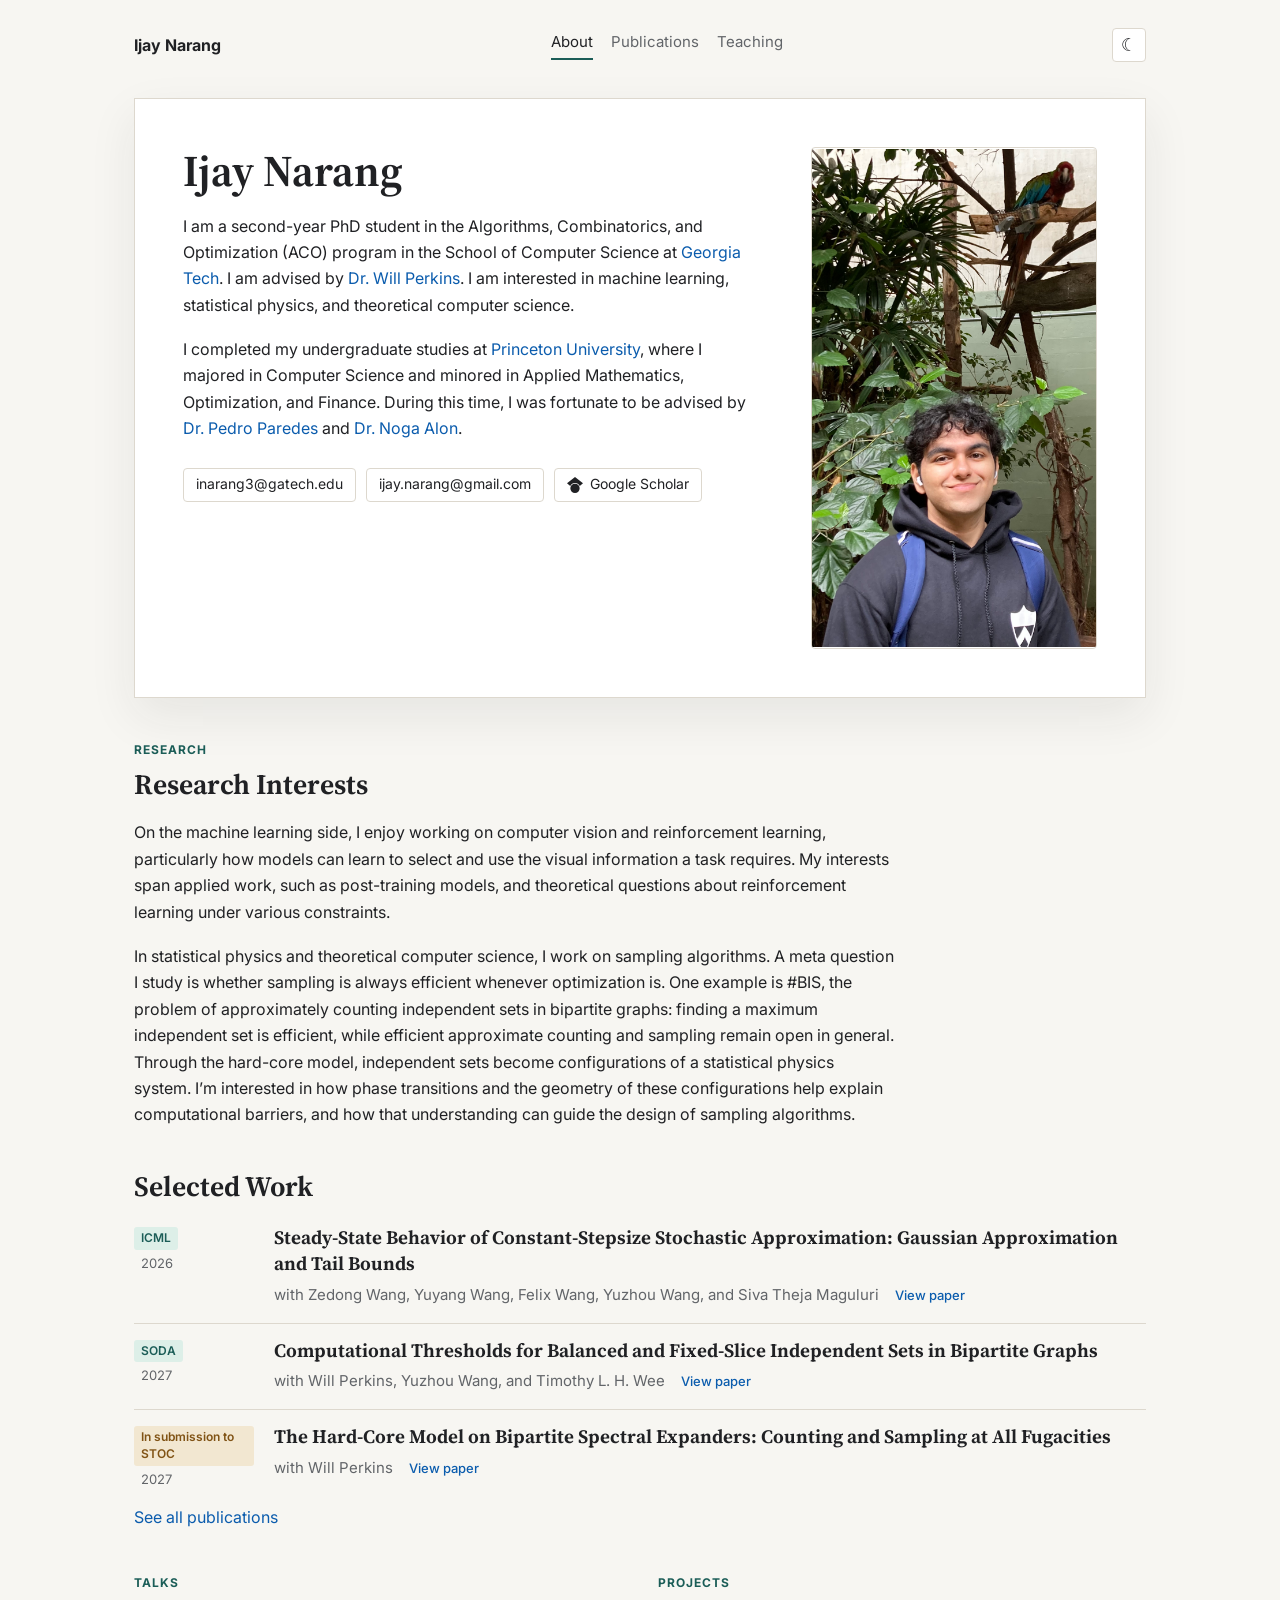
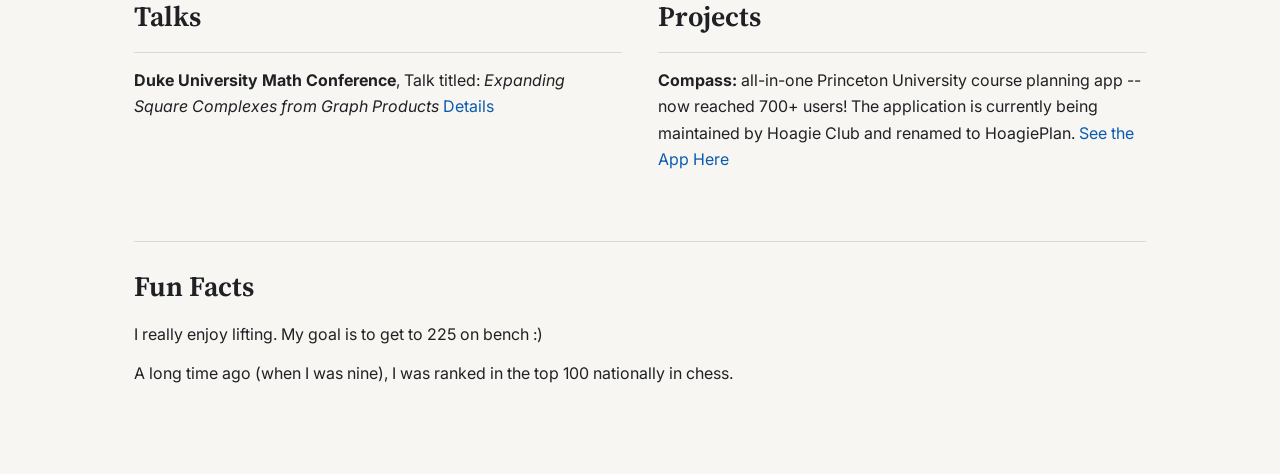
<file: index.html>
<!doctype html>
<html lang="en">
<head>
  <meta charset="utf-8">
  <meta name="viewport" content="width=device-width, initial-scale=1">
  <title>Ijay Narang</title>
  <meta name="description" content="Ijay Narang, second-year PhD student in the Algorithms, Combinatorics, and Optimization (ACO) program in the School of Computer Science at Georgia Tech.">
  <link rel="preconnect" href="https://fonts.googleapis.com">
  <link rel="preconnect" href="https://fonts.gstatic.com" crossorigin>
  <link href="https://fonts.googleapis.com/css2?family=Inter:wght@400;500;600;700&family=Source+Serif+4:opsz,wght@8..60,500;8..60,650&display=swap" rel="stylesheet">
  <script>
    document.documentElement.dataset.theme = localStorage.getItem("theme") || "light";
  </script>
  <link rel="stylesheet" href="assets/css/site.css">
</head>
<body>
  <header class="site-header">
    <a class="brand" href="./">Ijay Narang</a>
    <nav class="nav" aria-label="Main navigation">
      <a class="active" href="./">About</a>
      <a href="publications.html">Publications</a>
      <a href="teaching.html">Teaching</a>
    </nav>
    <button class="theme-toggle" type="button" aria-label="Switch color theme" aria-pressed="false" title="Switch color theme">☾</button>
  </header>

  <main class="page">
    <section class="intro">
      <div class="intro-copy">
        <h1>Ijay Narang</h1>
        <p>
          I am a second-year PhD student in the Algorithms, Combinatorics, and Optimization (ACO) program in the School of Computer Science at
          <a href="https://www.gatech.edu/" target="_blank" rel="noreferrer">Georgia Tech</a>. I am advised by
          <a href="https://willperkins.org/" target="_blank" rel="noreferrer">Dr. Will Perkins</a>. I am interested in machine learning, statistical physics, and theoretical computer science.
        </p>
        <p>
          I completed my undergraduate studies at
          <a href="http://cs.princeton.edu" target="_blank" rel="noreferrer">Princeton University</a>,
          where I majored in Computer Science and minored in Applied Mathematics, Optimization, and Finance.
          During this time, I was fortunate to be advised by
          <a href="https://www.cs.princeton.edu/~pparedes/" target="_blank" rel="noreferrer">Dr. Pedro Paredes</a> and
          <a href="https://www.pacm.princeton.edu/people/noga-alon" target="_blank" rel="noreferrer">Dr. Noga Alon</a>.
        </p>
        <div class="contact-row" aria-label="Contact information">
          <a href="mailto:inarang3@gatech.edu">inarang3@gatech.edu</a>
          <a href="mailto:ijay.narang@gmail.com">ijay.narang@gmail.com</a>
          <a class="scholar-link" href="https://scholar.google.com/citations?hl=en&amp;user=gvoosL0AAAAJ" target="_blank" rel="noreferrer">
            <svg class="contact-icon" aria-hidden="true" viewBox="0 0 24 24" xmlns="http://www.w3.org/2000/svg">
              <path fill="currentColor" d="M12 24a7 7 0 1 0 0-14 7 7 0 0 0 0 14zm0-24L0 9.5l4.838 3.87A8 8 0 0 1 12 9a8 8 0 0 1 7.162 4.37L24 9.5z"/>
            </svg>
            <span>Google Scholar</span>
          </a>
        </div>
      </div>
      <aside class="profile">
        <img src="ijay_profile.jpg" alt="Ijay Narang">
      </aside>
    </section>

    <!-- Research Direction is saved here for later publication.
    <section class="section research-direction" aria-labelledby="research-direction-heading">
      <div class="section-heading">
        <h2 id="research-direction-heading">Research Direction</h2>
      </div>
      <p>
        As AI becomes more capable of solving difficult problems, I see the fundamental value of research shifting
        toward asking the right questions. This means thinking carefully about what is worth studying, which
        assumptions deserve closer examination, and what a solution can teach us beyond the problem itself.
      </p>
      <p>
        Theoretical computer science, statistical physics, and convex optimization offer many tools and ways of
        understanding problems that remain underused in practice. My goal is to explore connections between these
        fields and develop new techniques for both theoretically motivated questions and practical challenges in
        learning, inference, and system design. For example, when are natural problem formulations
        NP-hard, and what does that imply for algorithm design? How does the balance between energy and entropy
        affect the difficulty of sampling, and can we use this understanding to provide useful heuristics?
      </p>
    </section>
    -->

    <section class="section research-interests" aria-labelledby="research-interests-heading">
      <div class="section-heading">
        <p class="eyebrow">Research</p>
        <h2 id="research-interests-heading">Research Interests</h2>
      </div>
      <p>
        On the machine learning side, I enjoy working on computer vision and reinforcement learning, particularly how models can learn to select and use the visual information a task requires. My interests span applied work, such as post-training models, and theoretical questions about reinforcement learning under various constraints.
      </p>
      <p>
        In statistical physics and theoretical computer science, I work on sampling algorithms. A meta question I study is whether sampling is always efficient whenever optimization is. One example is #BIS, the problem of approximately counting independent sets in bipartite graphs: finding a maximum independent set is efficient, while efficient approximate counting and sampling remain open in general. Through the hard-core model, independent sets become configurations of a statistical physics system. I’m interested in how phase transitions and the geometry of these configurations help explain computational barriers, and how that understanding can guide the design of sampling algorithms.
      </p>
    </section>

    <section class="section">
      <div class="section-heading">
        <h2>Selected Work</h2>
      </div>
      <div class="featured-list">
        <article>
          <p class="venue"><span class="pub-status pub-status-conference">ICML</span> <span class="pub-date">2026</span></p>
          <div class="pub-content">
            <h3>Steady-State Behavior of Constant-Stepsize Stochastic Approximation: Gaussian Approximation and Tail Bounds</h3>
            <p>with Zedong Wang, Yuyang Wang, Felix Wang, Yuzhou Wang, and Siva Theja Maguluri</p>
            <a href="https://arxiv.org/abs/2602.13960" target="_blank" rel="noreferrer">View paper</a>
          </div>
        </article>
        <article>
          <p class="venue"><span class="pub-status pub-status-conference">SODA</span> <span class="pub-date">2027</span></p>
          <div class="pub-content">
            <h3>Computational Thresholds for Balanced and Fixed-Slice Independent Sets in Bipartite Graphs</h3>
            <p>with Will Perkins, Yuzhou Wang, and Timothy L. H. Wee</p>
            <a href="https://arxiv.org/abs/2608.02503" target="_blank" rel="noreferrer">View paper</a>
          </div>
        </article>
        <article>
          <p class="venue"><span class="pub-status pub-status-submission">In submission to STOC</span> <span class="pub-date">2027</span></p>
          <div class="pub-content">
            <h3>The Hard-Core Model on Bipartite Spectral Expanders: Counting and Sampling at All Fugacities</h3>
            <p>with Will Perkins</p>
            <a href="https://arxiv.org/abs/2608.03848" target="_blank" rel="noreferrer">View paper</a>
          </div>
        </article>
      </div>
      <p class="section-link"><a href="publications.html">See all publications</a></p>
    </section>

    <section class="section grid-two">
      <div>
        <div class="section-heading">
          <p class="eyebrow">Talks</p>
          <h2>Talks</h2>
        </div>
        <ul class="plain-list">
          <li>
            <strong>Duke University Math Conference</strong>, Talk titled:
            <em>Expanding Square Complexes from Graph Products</em>
            <a href="https://math.duke.edu/research/research-grants/research-training-group/undergrad/undergrad-symposium24" target="_blank" rel="noreferrer">Details</a>
          </li>
        </ul>
      </div>

      <div>
        <div class="section-heading">
          <p class="eyebrow">Projects</p>
          <h2>Projects</h2>
        </div>
        <ul class="plain-list">
          <li>
            <strong>Compass:</strong> all-in-one Princeton University course planning app -- now reached 700+ users!
            The application is currently being maintained by Hoagie Club and renamed to HoagiePlan.
            <a href="https://plan.hoagie.io/" target="_blank" rel="noreferrer">See the App Here</a>
          </li>
        </ul>
      </div>
    </section>

    <footer class="fun-facts" aria-labelledby="fun-facts-heading">
      <h2 id="fun-facts-heading">Fun Facts</h2>
      <p>I really enjoy lifting. My goal is to get to 225 on bench :)</p>
      <p>A long time ago (when I was nine), I was ranked in the top 100 nationally in chess.</p>
    </footer>

  </main>
  <script src="assets/js/site.js"></script>
</body>
</html>
</file>
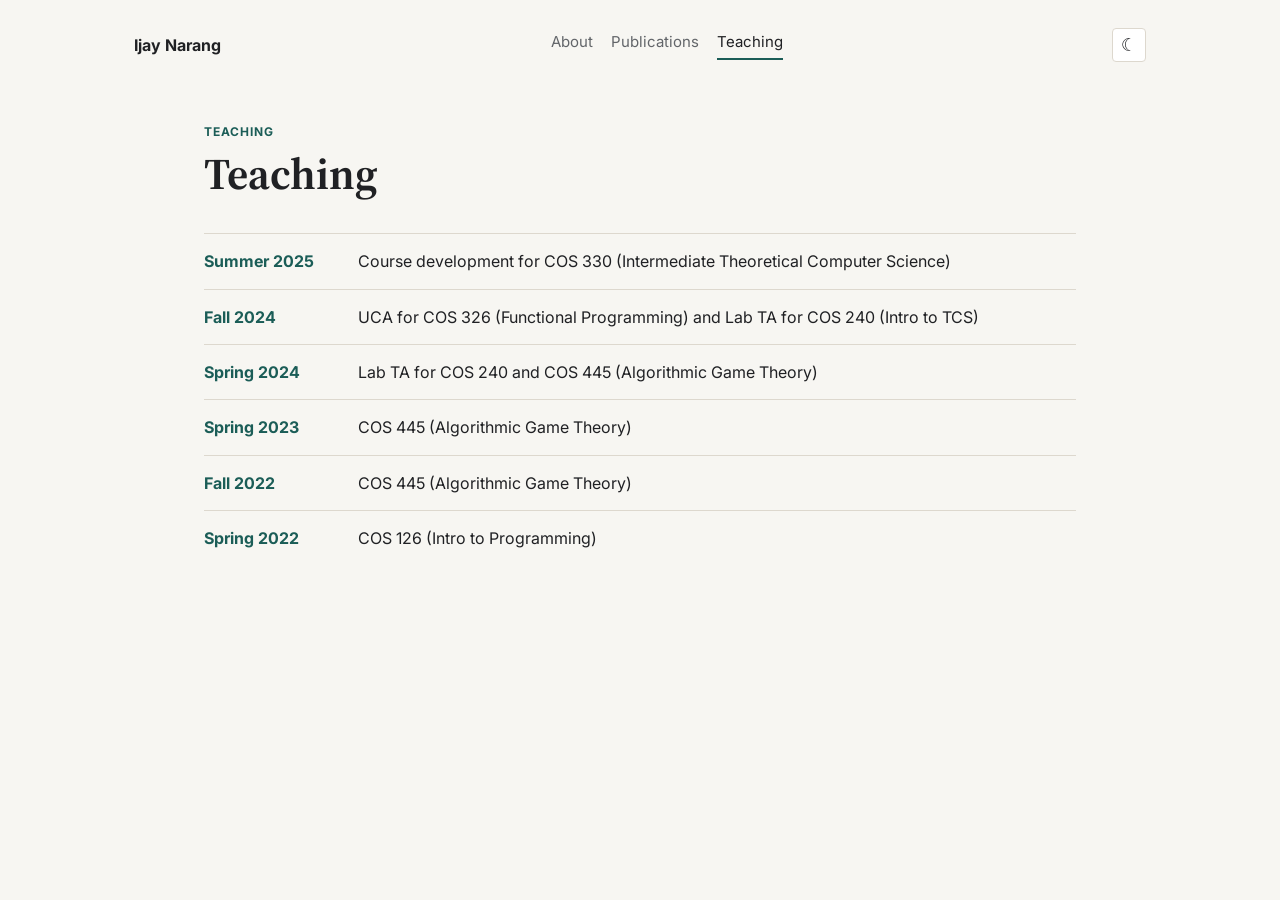
<file: teaching.html>
<!doctype html>
<html lang="en">
<head>
  <meta charset="utf-8">
  <meta name="viewport" content="width=device-width, initial-scale=1">
  <title>Teaching | Ijay Narang</title>
  <meta name="description" content="Teaching experience by Ijay Narang at Princeton University.">
  <link rel="preconnect" href="https://fonts.googleapis.com">
  <link rel="preconnect" href="https://fonts.gstatic.com" crossorigin>
  <link href="https://fonts.googleapis.com/css2?family=Inter:wght@400;500;600;700&family=Source+Serif+4:opsz,wght@8..60,500;8..60,650&display=swap" rel="stylesheet">
  <script>
    document.documentElement.dataset.theme = localStorage.getItem("theme") || "light";
  </script>
  <link rel="stylesheet" href="assets/css/site.css">
</head>
<body>
  <header class="site-header">
    <a class="brand" href="./">Ijay Narang</a>
    <nav class="nav" aria-label="Main navigation">
      <a href="./">About</a>
      <a href="publications.html">Publications</a>
      <a class="active" href="teaching.html">Teaching</a>
    </nav>
    <button class="theme-toggle" type="button" aria-label="Switch color theme" aria-pressed="false" title="Switch color theme">☾</button>
  </header>

  <main class="page narrow teaching-page">
    <section class="page-title">
      <p class="eyebrow">Teaching</p>
      <h1>Teaching</h1>
    </section>

    <section class="section">
      <ul class="timeline">
        <li><span>Summer 2025</span><div>Course development for COS 330 (Intermediate Theoretical Computer Science)</div></li>
        <li><span>Fall 2024</span><div>UCA for COS 326 (Functional Programming) and Lab TA for COS 240 (Intro to TCS)</div></li>
        <li><span>Spring 2024</span><div>Lab TA for COS 240 and COS 445 (Algorithmic Game Theory)</div></li>
        <li><span>Spring 2023</span><div>COS 445 (Algorithmic Game Theory)</div></li>
        <li><span>Fall 2022</span><div>COS 445 (Algorithmic Game Theory)</div></li>
        <li><span>Spring 2022</span><div>COS 126 (Intro to Programming)</div></li>
      </ul>
    </section>
  </main>
  <script src="assets/js/site.js"></script>
</body>
</html>
</file>
<file: assets/css/site.css>
:root {
  --bg: #f7f6f2;
  --paper: #ffffff;
  --ink: #202124;
  --muted: #626569;
  --line: #ddd8ce;
  --accent: #1b5d57;
  --accent-soft: #e3efec;
  --link: #0b5cad;
  --submission-ink: #805315;
  --submission-bg: #f2e7d1;
  --conference-ink: #1b5d57;
  --conference-bg: #ddefe8;
  --research-ink: #555d68;
  --research-bg: #e8eaed;
  --shadow: 0 18px 45px rgba(32, 33, 36, 0.08);
}

[data-theme="dark"] {
  --bg: #151716;
  --paper: #202422;
  --ink: #f1eee7;
  --muted: #b9b4aa;
  --line: #3a403d;
  --accent: #75c7b8;
  --accent-soft: #263a36;
  --link: #8dbff2;
  --submission-ink: #ecc181;
  --submission-bg: #3c301b;
  --conference-ink: #9bdac6;
  --conference-bg: #183e35;
  --research-ink: #c5cbd4;
  --research-bg: #2b3035;
  --shadow: 0 18px 45px rgba(0, 0, 0, 0.24);
}

* {
  box-sizing: border-box;
}

html {
  scroll-behavior: smooth;
}

body {
  margin: 0;
  color: var(--ink);
  background: var(--bg);
  font-family: Inter, system-ui, -apple-system, BlinkMacSystemFont, "Segoe UI", sans-serif;
  font-size: 16px;
  line-height: 1.65;
  transition: background 160ms ease, color 160ms ease;
}

a {
  color: var(--link);
  text-decoration: none;
}

a:hover {
  text-decoration: underline;
}

.site-header {
  max-width: 1060px;
  margin: 0 auto;
  padding: 28px 24px 12px;
  display: flex;
  align-items: center;
  justify-content: space-between;
  gap: 20px;
}

.theme-toggle {
  display: inline-flex;
  align-items: center;
  justify-content: center;
  width: 34px;
  min-height: 34px;
  border: 1px solid var(--line);
  border-radius: 4px;
  background: var(--paper);
  color: var(--ink);
  padding: 0;
  font: inherit;
  font-size: 18px;
  line-height: 1.2;
  cursor: pointer;
}

.theme-toggle:hover {
  border-color: var(--accent);
  background: var(--accent-soft);
}

.brand {
  color: var(--ink);
  font-weight: 700;
  letter-spacing: 0;
}

.nav {
  display: flex;
  align-items: center;
  gap: 18px;
  font-size: 15px;
}

.nav a {
  color: var(--muted);
  border-bottom: 2px solid transparent;
  padding-bottom: 3px;
}

.nav a.active,
.nav a:hover {
  color: var(--ink);
  border-color: var(--accent);
  text-decoration: none;
}

.page {
  max-width: 1060px;
  margin: 0 auto 64px;
  padding: 24px;
}

.narrow {
  max-width: 920px;
}

.intro {
  display: grid;
  grid-template-columns: minmax(0, 1fr) 286px;
  gap: 52px;
  align-items: start;
  background: var(--paper);
  border: 1px solid var(--line);
  box-shadow: var(--shadow);
  padding: 48px;
}

.intro-copy h1,
.page-title h1 {
  margin: 0 0 18px;
  font-family: "Source Serif 4", Georgia, serif;
  font-size: 44px;
  line-height: 1.08;
  font-weight: 650;
}

.intro-copy p {
  max-width: 720px;
  margin: 0 0 18px;
}

.profile {
  align-self: stretch;
  display: flex;
  align-items: center;
}

.profile img {
  display: block;
  width: 100%;
  height: auto;
  aspect-ratio: 1966 / 3451;
  object-fit: contain;
  border-radius: 4px;
  border: 1px solid var(--line);
}

.eyebrow {
  margin: 0 0 8px;
  color: var(--accent);
  font-size: 12px;
  font-weight: 700;
  letter-spacing: 0.08em;
  text-transform: uppercase;
}

.interest {
  font-weight: 600;
}

.contact-row {
  display: flex;
  flex-wrap: wrap;
  gap: 10px;
  margin-top: 26px;
}

.contact-row + p {
  margin-top: 18px;
}

.contact-row a {
  display: inline-flex;
  align-items: center;
  min-height: 34px;
  border: 1px solid var(--line);
  border-radius: 4px;
  background: var(--paper);
  color: var(--ink);
  padding: 6px 12px;
  font: inherit;
  font-size: 14px;
  line-height: 1.2;
  cursor: pointer;
}

.contact-row a:hover {
  border-color: var(--accent);
  background: var(--accent-soft);
  text-decoration: none;
}

.scholar-link {
  gap: 7px;
}

.contact-icon {
  width: 16px;
  height: 16px;
  flex: 0 0 auto;
}

.section {
  margin-top: 42px;
}

.research-interests > p {
  max-width: 76ch;
  margin: 0 0 18px;
}

.research-interests > p:last-child {
  margin-bottom: 0;
}

.fun-facts {
  margin-top: 54px;
  padding-top: 28px;
  border-top: 1px solid var(--line);
}

.fun-facts h2 {
  margin: 0 0 18px;
  font-family: "Source Serif 4", Georgia, serif;
  font-size: 28px;
  line-height: 1.2;
  font-weight: 650;
}

.fun-facts p {
  max-width: 76ch;
  margin: 0 0 12px;
}

.fun-facts p:last-child {
  margin-bottom: 0;
}

/* Research Direction styles are saved for later publication.
.research-direction p {
  max-width: 75ch;
  margin: 0 0 18px;
}

.research-direction p:last-child {
  margin-bottom: 0;
}
*/

.section-heading h2,
.pub-year h2 {
  margin: 0 0 18px;
  font-family: "Source Serif 4", Georgia, serif;
  font-size: 28px;
  line-height: 1.2;
  font-weight: 650;
}

.featured-list {
  display: grid;
}

.featured-list article,
.publication {
  display: grid;
  grid-template-columns: 120px minmax(0, 1fr);
  column-gap: 20px;
  padding: 14px 0;
  border-bottom: 1px solid var(--line);
}

.featured-list article:first-child,
.publication:first-child {
  padding-top: 4px;
}

.featured-list article:last-child,
.publication:last-child {
  padding-bottom: 0;
  border-bottom: 0;
}

.pub-content {
  grid-column: -2 / -1;
  min-width: 0;
}

.featured-list h3,
.publication h3,
.publication h4 {
  margin: 0 0 4px;
  font-family: "Source Serif 4", Georgia, serif;
  font-size: 19px;
  line-height: 1.35;
  font-weight: 650;
}

.pub-content > p {
  display: inline;
  margin: 0;
  color: var(--muted);
  font-size: 15px;
  line-height: 1.55;
}

.section-link {
  margin-top: 16px;
}

.grid-two {
  display: grid;
  grid-template-columns: repeat(2, minmax(0, 1fr));
  gap: 36px;
}

.plain-list,
.timeline {
  margin: 0;
  padding: 0;
  list-style: none;
}

.plain-list li,
.timeline li {
  padding: 14px 0;
  border-top: 1px solid var(--line);
}

.timeline li {
  display: grid;
  grid-template-columns: 130px minmax(0, 1fr);
  column-gap: 24px;
}

.timeline li > span {
  white-space: nowrap;
  color: var(--accent);
  font-weight: 700;
}

.page-title {
  padding: 24px 0 18px;
  border-bottom: 1px solid var(--line);
  margin-bottom: 36px;
}

.teaching-page .page-title {
  margin-bottom: 0;
  border-bottom: 0;
}

.teaching-page .section {
  margin-top: 0;
}

.cv-page-title {
  display: flex;
  align-items: flex-end;
  justify-content: space-between;
  gap: 24px;
}

.cv-page-title h1 {
  margin-bottom: 0;
}

.cv-actions {
  display: flex;
  flex-wrap: wrap;
  justify-content: flex-end;
  gap: 10px;
  padding-bottom: 5px;
}

.button-link {
  display: inline-flex;
  align-items: center;
  justify-content: center;
  min-height: 38px;
  border: 1px solid var(--line);
  border-radius: 4px;
  background: var(--paper);
  color: var(--ink);
  padding: 7px 14px;
  font-size: 14px;
  font-weight: 600;
  line-height: 1.2;
}

.button-link:hover {
  border-color: var(--accent);
  background: var(--accent-soft);
  text-decoration: none;
}

.button-link-primary {
  border-color: var(--accent);
  background: var(--accent);
  color: var(--paper);
}

.button-link-primary:hover {
  background: color-mix(in srgb, var(--accent) 88%, var(--paper));
  color: var(--paper);
}

.cv-document {
  overflow: hidden;
  border: 1px solid var(--line);
  border-radius: 4px;
  background: var(--paper);
  box-shadow: var(--shadow);
}

.cv-frame {
  display: block;
  width: 100%;
  height: min(1120px, calc(100vh - 210px));
  min-height: 720px;
  border: 0;
}

.cv-fallback {
  margin: 0;
  padding: 12px 16px;
  border-top: 1px solid var(--line);
  color: var(--muted);
  font-size: 14px;
}

.pub-year {
  margin: 24px 0;
}

.pub-year + .pub-year {
  margin-top: 56px;
}

.pub-year h2 {
  margin-bottom: 28px;
}

.pub-subsection + .pub-subsection {
  margin-top: 36px;
}

.pub-subsection > h3 {
  display: flex;
  align-items: center;
  gap: 16px;
  margin: 0 0 14px;
  color: var(--accent);
  font-size: 15px;
  font-weight: 600;
  line-height: 1.4;
}

.pub-subsection > h3::after {
  content: "";
  flex: 1;
  height: 1px;
  background: var(--line);
}

.publications {
  margin: 0;
  padding: 0;
  list-style: none;
}

.venue {
  display: flex;
  flex-direction: column;
  align-items: flex-start;
  gap: 4px;
  margin: 2px 0 0;
  line-height: 1.4;
}

.pub-status {
  display: inline-block;
  padding: 3px 7px;
  border-radius: 3px;
  font-size: 12px;
  font-weight: 600;
}

.pub-status-submission {
  color: var(--submission-ink);
  background: var(--submission-bg);
}

.pub-status-conference {
  color: var(--conference-ink);
  background: var(--conference-bg);
}

.pub-status-research {
  color: var(--research-ink);
  background: var(--research-bg);
}

.pub-date {
  padding-left: 7px;
  color: var(--muted);
  font-size: 13px;
}

.pub-actions {
  display: inline-flex;
  flex-wrap: wrap;
  gap: 12px;
  margin-left: 12px;
  vertical-align: baseline;
}

.pub-actions a,
.pub-actions button,
.featured-list .pub-content > a {
  display: inline-flex;
  align-items: center;
  min-height: 28px;
  padding: 2px 0;
  border: 0;
  background: transparent;
  color: var(--link);
  font: inherit;
  font-size: 13px;
  font-weight: 500;
  line-height: 1.4;
  cursor: pointer;
}

.featured-list .pub-content > a {
  margin-left: 12px;
}

.pub-actions a:hover,
.pub-actions button:hover,
.pub-actions button[aria-expanded="true"] {
  color: var(--accent);
  text-decoration: underline;
  text-underline-offset: 3px;
}

.pub-actions a:focus-visible,
.pub-actions button:focus-visible,
.featured-list .pub-content > a:focus-visible {
  outline: 2px solid var(--accent);
  outline-offset: 3px;
  border-radius: 2px;
}

.pub-detail {
  display: none;
  margin: 12px 0 0;
  padding: 12px 16px;
  border-left: 3px solid var(--accent);
  background: color-mix(in srgb, var(--paper) 78%, var(--bg));
  color: var(--ink);
  font-size: 15px;
}

.pub-detail.open {
  display: block;
}

pre.pub-detail {
  overflow-x: auto;
  line-height: 1.45;
}

code {
  font-family: "SFMono-Regular", Consolas, "Liberation Mono", monospace;
  font-size: 14px;
}

@media (max-width: 760px) {
  .site-header {
    align-items: flex-start;
    flex-direction: column;
    padding-top: 22px;
  }

  .page {
    padding: 18px;
  }

  .intro {
    grid-template-columns: 1fr;
    gap: 30px;
    padding: 28px;
  }

  .profile {
    max-width: 270px;
  }

  .intro-copy h1,
  .page-title h1 {
    font-size: 36px;
  }

  .grid-two {
    grid-template-columns: 1fr;
  }

  .cv-page-title {
    align-items: flex-start;
    flex-direction: column;
  }

  .cv-actions {
    justify-content: flex-start;
    padding-bottom: 0;
  }

  .cv-frame {
    height: 72vh;
    min-height: 560px;
  }

}

@media (max-width: 600px) {
  .timeline li {
    grid-template-columns: minmax(0, 1fr);
    row-gap: 4px;
  }

  .pub-year + .pub-year {
    margin-top: 48px;
  }

  .featured-list article,
  .publication {
    grid-template-columns: minmax(0, 1fr);
    row-gap: 6px;
  }

  .venue {
    flex-direction: row;
    align-items: center;
    gap: 8px;
    margin-top: 0;
  }

  .pub-date {
    padding-left: 0;
  }
}
</file>
